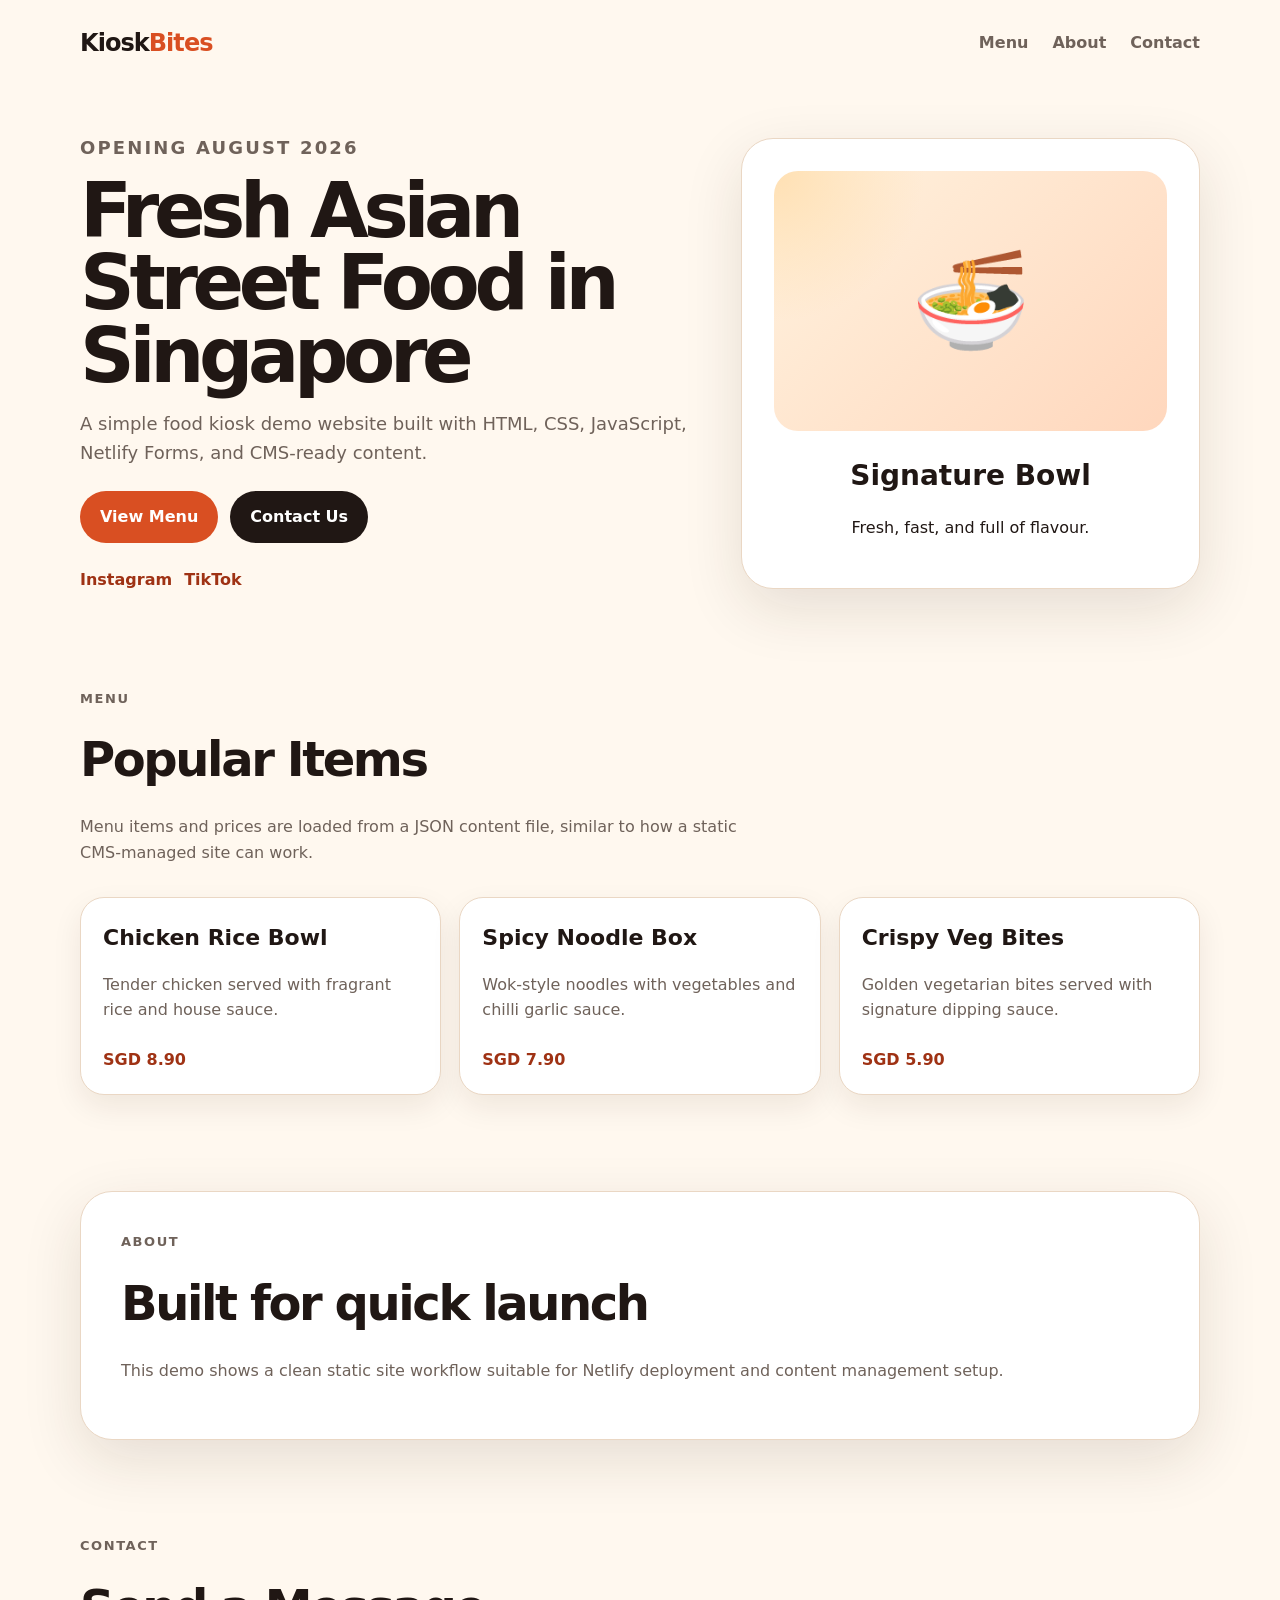
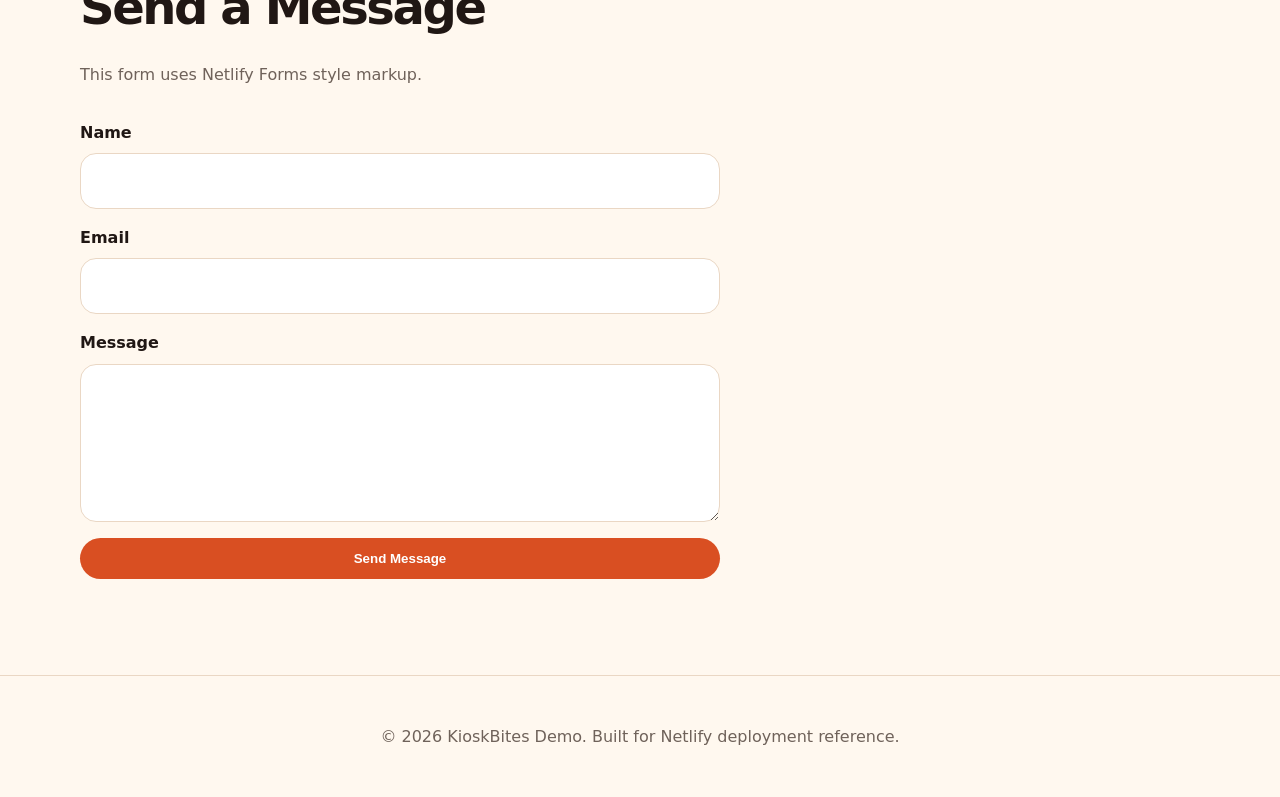
<file: index.html>
<!doctype html>
<html lang="en">

<head>
    <meta charset="UTF-8" />
    <meta name="viewport" content="width=device-width, initial-scale=1" />
    <title>Food Kiosk Demo | Netlify CMS Demo</title>
    <meta name="description"
        content="A simple food kiosk landing page demo deployed on Netlify with CMS-ready content structure." />
    <link rel="stylesheet" href="./style.css" />
    <script src="https://identity.netlify.com/v1/netlify-identity-widget.js"></script>
</head>

<body>
    <header class="site-header">
        <a href="/" class="logo">Kiosk<span>Bites</span></a>

        <nav class="nav" aria-label="Main navigation">
            <a href="#menu">Menu</a>
            <a href="#about">About</a>
            <a href="#contact">Contact</a>
        </nav>
    </header>

    <main>
        <section class="hero">
            <div class="hero-content">
                <p class="eyebrow" id="hero-eyebrow">Opening August 2026</p>
                <h1 id="hero-title">Fresh Asian Street Food in Singapore</h1>
                <p id="hero-description">
                    A simple food kiosk demo website built with HTML, CSS, JavaScript,
                    Netlify Forms, and CMS-ready content.
                </p>

                <div class="hero-actions">
                    <a href="#menu" class="button">View Menu</a>
                    <a href="#contact" class="button button-secondary">Contact Us</a>
                </div>

                <div class="social-links">
                    <a id="instagram-link" href="#" target="_blank" rel="noreferrer">
                        Instagram
                    </a>
                    <a id="tiktok-link" href="#" target="_blank" rel="noreferrer">
                        TikTok
                    </a>
                </div>
            </div>

            <div class="hero-card" aria-label="Featured food card">
                <div class="food-image-placeholder">🍜</div>
                <h2>Signature Bowl</h2>
                <p>Fresh, fast, and full of flavour.</p>
            </div>
        </section>

        <section class="section" id="menu">
            <div class="section-header">
                <p class="eyebrow">Menu</p>
                <h2>Popular Items</h2>
                <p>
                    Menu items and prices are loaded from a JSON content file, similar
                    to how a static CMS-managed site can work.
                </p>
            </div>

            <div class="menu-grid" id="menu-list"></div>
        </section>

        <section class="section about" id="about">
            <div>
                <p class="eyebrow">About</p>
                <h2 id="about-title">Built for quick launch</h2>
                <p id="about-description">
                    This demo shows a clean static site workflow suitable for Netlify
                    deployment and content management setup.
                </p>
            </div>
        </section>

        <section class="section contact" id="contact">
            <div class="section-header">
                <p class="eyebrow">Contact</p>
                <h2>Send a Message</h2>
                <p>This form uses Netlify Forms style markup.</p>
            </div>

            <form name="contact" method="POST" data-netlify="true" class="contact-form">
                <input type="hidden" name="form-name" value="contact" />

                <label>
                    Name
                    <input type="text" name="name" required />
                </label>

                <label>
                    Email
                    <input type="email" name="email" required />
                </label>

                <label>
                    Message
                    <textarea name="message" rows="5" required></textarea>
                </label>

                <button type="submit">Send Message</button>
            </form>
        </section>
    </main>

    <footer class="footer">
        <p>© 2026 KioskBites Demo. Built for Netlify deployment reference.</p>
    </footer>

    <script>
        if (window.netlifyIdentity) {
          window.netlifyIdentity.on("init", (user) => {
            if (!user) {
              window.netlifyIdentity.on("login", () => {
                document.location.href = "/admin/";
              });
            }
          });
        }
      </script>
    <script src="./script.js"></script>
</body>

</html>
</file>
<file: style.css>
:root {
    --bg: #fff8ef;
    --text: #201714;
    --muted: #6f625a;
    --card: #ffffff;
    --brand: #d94f22;
    --brand-dark: #9f3214;
    --border: #ead7c4;
    --shadow: 0 20px 60px rgba(48, 30, 18, 0.12);
  }
  
  * {
    box-sizing: border-box;
  }
  
  body {
    margin: 0;
    font-family:
      Inter, ui-sans-serif, system-ui, -apple-system, BlinkMacSystemFont, "Segoe UI",
      sans-serif;
    background: var(--bg);
    color: var(--text);
    line-height: 1.6;
  }
  
  a {
    color: inherit;
    text-decoration: none;
  }
  
  .site-header {
    width: min(1120px, calc(100% - 32px));
    margin: 0 auto;
    padding: 24px 0;
    display: flex;
    align-items: center;
    justify-content: space-between;
  }
  
  .logo {
    font-size: 24px;
    font-weight: 800;
    letter-spacing: -0.04em;
  }
  
  .logo span {
    color: var(--brand);
  }
  
  .nav {
    display: flex;
    gap: 24px;
    color: var(--muted);
    font-weight: 600;
  }
  
  .hero {
    width: min(1120px, calc(100% - 32px));
    margin: 48px auto 0;
    display: grid;
    grid-template-columns: 1.15fr 0.85fr;
    gap: 40px;
    align-items: center;
  }
  
  .hero-content h1 {
    margin: 0;
    font-size: clamp(42px, 7vw, 76px);
    line-height: 0.95;
    letter-spacing: -0.07em;
  }
  
  .hero-content p {
    max-width: 620px;
    color: var(--muted);
    font-size: 18px;
  }
  
  .eyebrow {
    margin: 0 0 12px;
    color: var(--brand);
    font-size: 13px;
    font-weight: 800;
    letter-spacing: 0.12em;
    text-transform: uppercase;
  }
  
  .hero-actions,
  .social-links {
    display: flex;
    flex-wrap: wrap;
    gap: 12px;
    margin-top: 24px;
  }
  
  .button,
  button {
    border: 0;
    border-radius: 999px;
    background: var(--brand);
    color: white;
    padding: 13px 20px;
    font-weight: 800;
    cursor: pointer;
  }
  
  .button-secondary {
    background: var(--text);
  }
  
  .social-links a {
    color: var(--brand-dark);
    font-weight: 700;
  }
  
  .hero-card {
    background: var(--card);
    border: 1px solid var(--border);
    border-radius: 32px;
    padding: 32px;
    box-shadow: var(--shadow);
    text-align: center;
  }
  
  .food-image-placeholder {
    height: 260px;
    border-radius: 24px;
    display: grid;
    place-items: center;
    font-size: 96px;
    background:
      radial-gradient(circle at top left, #ffe0b3, transparent 32%),
      linear-gradient(135deg, #fff2de, #ffd7bd);
  }
  
  .hero-card h2 {
    margin-bottom: 4px;
    font-size: 28px;
  }
  
  .section {
    width: min(1120px, calc(100% - 32px));
    margin: 96px auto 0;
  }
  
  .section-header {
    max-width: 680px;
  }
  
  .section-header h2,
  .about h2 {
    margin: 0;
    font-size: clamp(32px, 5vw, 48px);
    letter-spacing: -0.05em;
  }
  
  .section-header p,
  .about p {
    color: var(--muted);
  }
  
  .menu-grid {
    margin-top: 32px;
    display: grid;
    grid-template-columns: repeat(3, 1fr);
    gap: 18px;
  }
  
  .menu-card {
    background: var(--card);
    border: 1px solid var(--border);
    border-radius: 24px;
    padding: 22px;
    box-shadow: 0 12px 30px rgba(48, 30, 18, 0.08);
  }
  
  .menu-card h3 {
    margin: 0 0 8px;
    font-size: 22px;
  }
  
  .menu-card p {
    color: var(--muted);
  }
  
  .price {
    display: inline-block;
    margin-top: 8px;
    font-weight: 900;
    color: var(--brand-dark);
  }
  
  .about {
    background: var(--card);
    border: 1px solid var(--border);
    border-radius: 32px;
    padding: 40px;
    box-shadow: var(--shadow);
  }
  
  .contact-form {
    max-width: 640px;
    margin-top: 32px;
    display: grid;
    gap: 16px;
  }
  
  .contact-form label {
    display: grid;
    gap: 8px;
    font-weight: 700;
  }
  
  input,
  textarea {
    width: 100%;
    border: 1px solid var(--border);
    border-radius: 16px;
    padding: 14px 16px;
    font: inherit;
    background: white;
  }
  
  .footer {
    margin-top: 96px;
    padding: 32px 16px;
    text-align: center;
    color: var(--muted);
    border-top: 1px solid var(--border);
  }
  
  @media (max-width: 800px) {
    .site-header {
      align-items: flex-start;
      gap: 16px;
      flex-direction: column;
    }
  
    .nav {
      gap: 16px;
      flex-wrap: wrap;
    }
  
    .hero {
      margin-top: 24px;
      grid-template-columns: 1fr;
    }
  
    .hero-card {
      padding: 20px;
    }
  
    .food-image-placeholder {
      height: 180px;
    }
  
    .menu-grid {
      grid-template-columns: 1fr;
    }
  
    .section {
      margin-top: 64px;
    }
  
    .about {
      padding: 24px;
    }
  }
</file>
